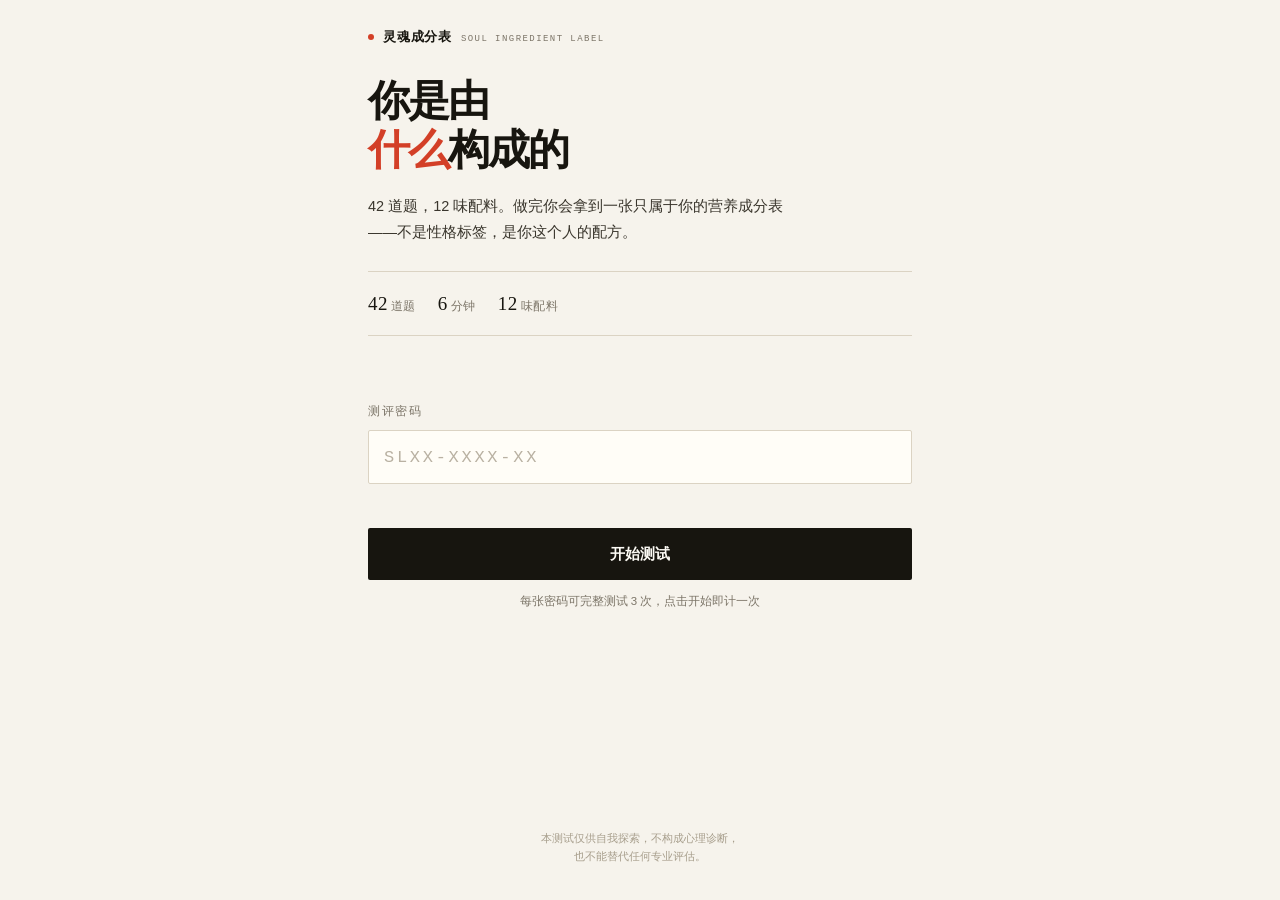
<file: index.html>
<!DOCTYPE html>
<html lang="zh-CN">
<head>
<meta charset="UTF-8">
<meta name="viewport" content="width=device-width,initial-scale=1,viewport-fit=cover,maximum-scale=1">
<meta name="theme-color" content="#F6F3EC">
<meta name="format-detection" content="telephone=no">
<meta name="apple-mobile-web-app-capable" content="yes">
<meta name="apple-mobile-web-app-status-bar-style" content="default">
<meta name="description" content="42 道题，12 味配料，生成一张只属于你的灵魂营养成分表。">
<title>灵魂成分表 · 你是由什么构成的</title>
<link rel="icon" href="data:image/svg+xml,%3Csvg xmlns='http://www.w3.org/2000/svg' viewBox='0 0 64 64'%3E%3Crect width='64' height='64' fill='%23F6F3EC'/%3E%3Crect x='9' y='12' width='46' height='40' fill='none' stroke='%2317150F' stroke-width='2.5'/%3E%3Crect x='15' y='20' width='34' height='3' fill='%2317150F'/%3E%3Crect x='15' y='28' width='22' height='3' fill='%2317150F'/%3E%3Crect x='15' y='36' width='28' height='3' fill='%23D33F27'/%3E%3C/svg%3E">
<link rel="stylesheet" href="assets/app.css">
</head>
<body>

<div id="app" aria-live="polite"></div>
<div id="toast" class="toast" role="status" aria-live="polite"></div>
<div id="sheet" class="sheet" hidden></div>

<noscript>
  <div style="padding:40px;text-align:center;font-size:14px">请开启浏览器的 JavaScript 后再打开这个页面。</div>
</noscript>

<script src="assets/config.js"></script>
<script src="assets/backend.js"></script>
<script src="assets/soul-label-data.js"></script>
<script src="assets/poster.js"></script>
<script src="assets/app.js"></script>
</body>
</html>
</file>
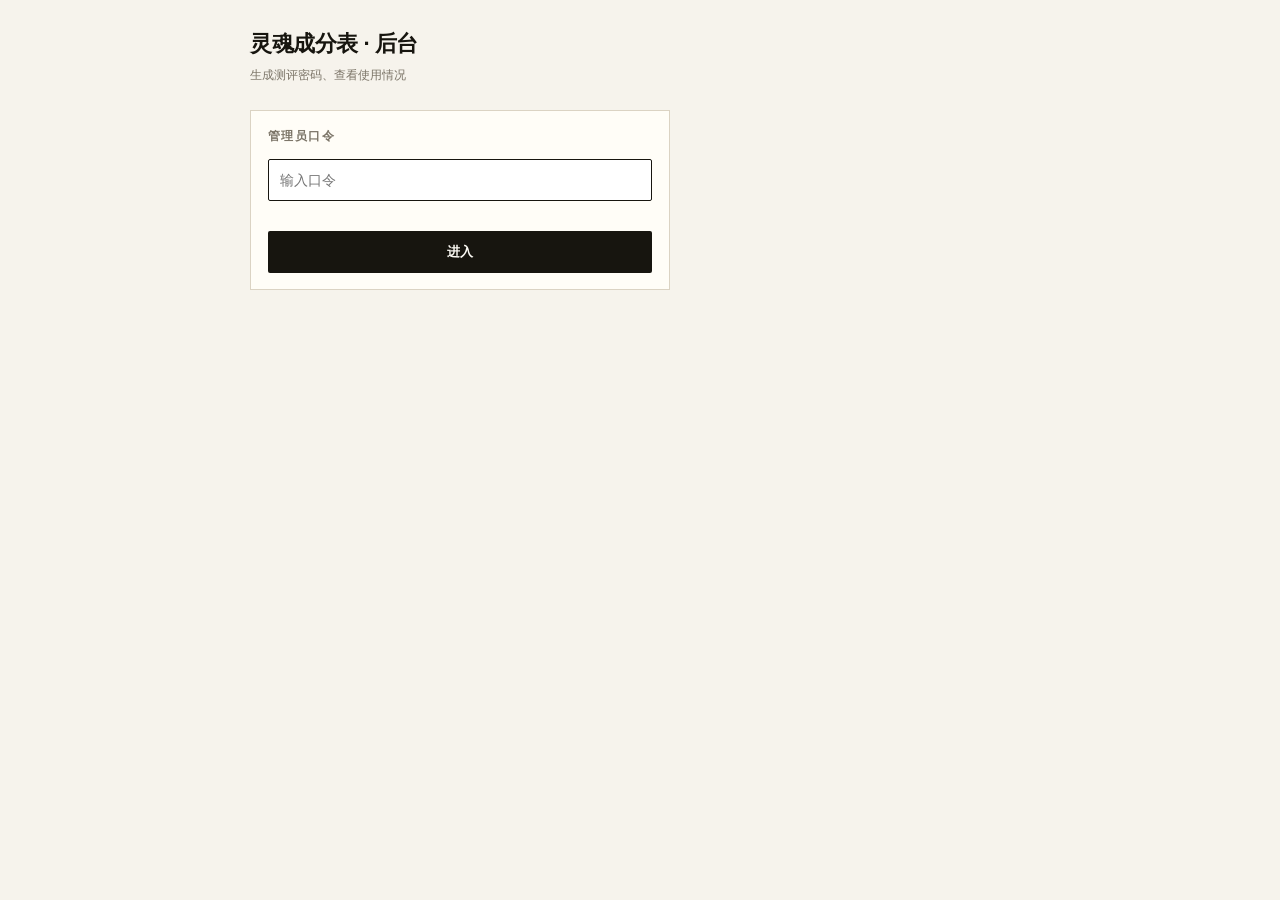
<file: admin.html>
<!DOCTYPE html>
<html lang="zh-CN">
<head>
<meta charset="UTF-8">
<meta name="viewport" content="width=device-width,initial-scale=1,viewport-fit=cover">
<meta name="theme-color" content="#F6F3EC">
<meta name="robots" content="noindex,nofollow">
<title>后台 · 灵魂成分表</title>
<link rel="stylesheet" href="assets/app.css">
<style>
.adm{max-width:820px;margin:0 auto;padding:26px 20px 60px}
.adm h1{font-size:22px;font-weight:800;letter-spacing:-.02em;margin-bottom:4px}
.adm .sub{font-size:12px;color:var(--muted);margin-bottom:24px}
.card{background:var(--card);border:1px solid var(--line);padding:16px 17px;margin-bottom:14px}
.card h3{font-size:12px;letter-spacing:.12em;color:var(--muted);font-weight:600;margin-bottom:12px}
.stats{display:grid;grid-template-columns:repeat(4,1fr);gap:1px;background:var(--line);border:1px solid var(--line);margin-bottom:16px}
.stats div{background:var(--card);padding:14px}
.stats b{display:block;font-family:var(--serif);font-size:22px;font-weight:500}
.stats span{font-size:10.5px;color:var(--muted);display:block;margin-top:2px}
.row{display:flex;gap:8px;flex-wrap:wrap;align-items:flex-end}
.field{flex:1;min-width:92px}
.field label{display:block;font-size:10.5px;color:var(--muted);margin-bottom:5px;letter-spacing:.08em}
.field input{width:100%;height:42px;padding:0 11px;border:1px solid var(--line);background:#fff;border-radius:2px;font:inherit;font-size:14px;outline:none}
.field input:focus{border-color:var(--ink)}
.mini{height:42px;padding:0 16px;background:var(--ink);color:#FCFAF4;font-size:13px;font-weight:600;border-radius:2px}
.mini.ghost{background:transparent;border:1px solid var(--line);color:var(--ink)}
.codes{display:grid;gap:8px;margin-top:4px}
.code-row{display:flex;align-items:center;gap:10px;padding:9px 10px;border:1px solid var(--line-soft);background:#fff;font-family:var(--mono);font-size:13px}
.code-row .u{font-size:11px;color:var(--muted);margin-left:auto;white-space:nowrap}
.code-row .s{font-family:inherit;font-size:10px;padding:1px 6px;border:1px solid var(--line);color:var(--muted);white-space:nowrap}
.code-row .s.on{color:var(--green);border-color:rgba(45,90,76,.4)}
.code-row .s.out{color:var(--red);border-color:rgba(211,63,39,.35)}
.code-row button{font-size:10.5px;color:var(--muted);text-decoration:underline;white-space:nowrap}
.tbl{width:100%;border-collapse:collapse;font-size:12px}
.tbl th{text-align:left;font-weight:600;color:var(--muted);font-size:10.5px;letter-spacing:.06em;padding:6px 8px;border-bottom:1px solid var(--line)}
.tbl td{padding:8px;border-bottom:1px solid var(--line-soft);font-family:var(--mono);font-size:12px}
.tbl td.n{font-family:inherit}
.hint{font-size:11px;color:var(--muted);margin-top:10px;line-height:1.7}
.bar{display:flex;gap:8px;margin-top:14px}
.bar button{flex:1;height:42px;border:1px solid var(--ink);font-size:13px;font-weight:600}
.err{color:var(--red);font-size:12.5px;min-height:18px;margin:6px 0}
@media(max-width:640px){.stats{grid-template-columns:1fr 1fr}}
</style>
</head>
<body>
<div class="adm" id="adm"></div>
<div id="toast" class="toast"></div>

<script src="assets/config.js"></script>
<script src="assets/backend.js"></script>
<script src="assets/soul-label-data.js"></script>
<script>
(function () {
  'use strict';
  var CFG = window.SOUL_CONFIG;
  var root = document.getElementById('adm');
  var toastEl = document.getElementById('toast');
  var pass = sessionStorage.getItem('soul.admin.pass') || '';
  var codes = [];
  var stats = null;
  var busy = false;

  function toast(m) {
    toastEl.textContent = m; toastEl.classList.add('show');
    clearTimeout(toast._t);
    toast._t = setTimeout(function () { toastEl.classList.remove('show'); }, 2200);
  }
  function esc(s) { return String(s == null ? '' : s).replace(/[&<>"']/g, function (c) { return { '&': '&amp;', '<': '&lt;', '>': '&gt;', '"': '&quot;', "'": '&#39;' }[c]; }); }
  function fmt(code) { return code.length === 10 ? code.slice(0, 2) + '-' + code.slice(2, 6) + '-' + code.slice(6) : code; }

  function rpc(name, args) {
    return Promise.resolve().then(function () {
      return window.SoulBackend.rpc(name, args);
    });
  }

  function copy(t) {
    if (navigator.clipboard && navigator.clipboard.writeText) {
      return navigator.clipboard.writeText(t).then(function () { return true; }).catch(function () { return fb(t); });
    }
    return Promise.resolve(fb(t));
  }
  function fb(t) {
    try {
      var ta = document.createElement('textarea');
      ta.value = t; ta.style.position = 'fixed'; ta.style.top = '-9999px';
      document.body.appendChild(ta); ta.select();
      var ok = document.execCommand('copy'); document.body.removeChild(ta); return ok;
    } catch (e) { return false; }
  }

  function gate(err) {
    root.innerHTML =
      '<h1>灵魂成分表 · 后台</h1>' +
      '<div class="sub">生成测评密码、查看使用情况</div>' +
      '<div class="card" style="max-width:420px">' +
        '<h3>管理员口令</h3>' +
        '<div class="field"><input id="ap" type="password" placeholder="输入口令" autocomplete="current-password"></div>' +
        '<div class="err" id="aerr">' + esc(err || '') + '</div>' +
        '<button class="mini" id="ago" style="width:100%">进入</button>' +
      '</div>';
    var go = function () {
      var v = document.getElementById('ap').value.trim();
      if (!v) return;
      pass = v;
      load();
    };
    document.getElementById('ago').onclick = go;
    document.getElementById('ap').addEventListener('keydown', function (e) { if (e.key === 'Enter') go(); });
    document.getElementById('ap').focus();
  }

  function dash() {
    var unused = codes.filter(function (c) { return c.active && c.used < c.maxUses; });
    root.innerHTML =
      '<h1>灵魂成分表 · 后台</h1>' +
      '<div class="sub">口令已验证 · <a href="#" id="aout" style="color:var(--muted)">退出</a></div>' +
      '<div class="stats">' +
        '<div><b>' + (stats ? stats.codes : '-') + '</b><span>密码总数</span></div>' +
        '<div><b>' + (stats ? stats.uses : '-') + '</b><span>已用次数</span></div>' +
        '<div><b>' + (stats ? stats.capacity : '-') + '</b><span>总可测次数</span></div>' +
        '<div><b>' + (stats ? stats.results : '-') + '</b><span>已生成结果</span></div>' +
      '</div>' +

      '<div class="card">' +
        '<h3>生成新密码</h3>' +
        '<div class="row">' +
          '<div class="field"><label>数量</label><input id="n" type="number" value="20" min="1" max="100"></div>' +
          '<div class="field"><label>每张可用次数</label><input id="u" type="number" value="3" min="1" max="99"></div>' +
          '<div class="field" style="flex:2"><label>备注（批次/渠道）</label><input id="note" type="text" placeholder="例如 小红书 10 月"></div>' +
          '<button class="mini" id="gen">生成</button>' +
        '</div>' +
        '<div class="err" id="gerr"></div>' +
        '<div class="codes" id="newcodes"></div>' +
        '<p class="hint">生成的密码只在这里显示一次，页面关闭后仍可在下面列表里查到。</p>' +
      '</div>' +

      '<div class="card">' +
        '<h3>全部密码（' + codes.length + '）</h3>' +
        '<div class="bar">' +
          '<button class="mini ghost" id="copyunused">复制所有未用完的</button>' +
          '<button class="mini ghost" id="refresh">刷新</button>' +
        '</div>' +
        '<div class="codes" style="margin-top:14px">' +
          (codes.length ? codes.map(function (c) {
            var left = c.maxUses - c.used;
            var cls = !c.active ? 'out' : (left <= 0 ? 'out' : 'on');
            var txt = !c.active ? '停用' : (left <= 0 ? '已用完' : '剩 ' + left + ' 次');
            return '<div class="code-row"><span>' + esc(fmt(c.code)) + '</span>' +
              '<span class="s ' + cls + '">' + txt + '</span>' +
              '<span class="u">' + c.used + '/' + c.maxUses + (c.note ? ' · ' + esc(c.note) : '') + '</span>' +
              '<button data-copy="' + esc(c.code) + '">复制</button></div>';
          }).join('') : '<p class="hint">还没有密码，先生成一批。</p>') +
        '</div>' +
      '</div>' +

      (stats && stats.recent && stats.recent.length
        ? '<div class="card"><h3>最近生成的结果</h3><table class="tbl"><thead><tr><th>时间</th><th>主料</th></tr></thead><tbody>' +
          stats.recent.map(function (r) {
            var a = (window.SOUL_LABEL.archetypes[r.archetype] || {}).name || r.archetype;
            return '<tr><td>' + new Date(r.createdAt).toLocaleString('zh-CN') + '</td><td class="n">' + esc(a) + '</td></tr>';
          }).join('') + '</tbody></table></div>'
        : '');

    document.getElementById('aout').onclick = function (e) {
      e.preventDefault();
      sessionStorage.removeItem('soul.admin.pass');
      pass = ''; gate();
    };
    document.getElementById('refresh').onclick = load;
    document.getElementById('copyunused').onclick = function () {
      var list = codes.filter(function (c) { return c.active && c.used < c.maxUses; }).map(function (c) { return fmt(c.code); });
      if (!list.length) { toast('没有可用的密码'); return; }
      copy(list.join('\n')).then(function (ok) { toast(ok ? '已复制 ' + list.length + ' 个密码' : '复制失败'); });
    };
    document.getElementById('gen').onclick = function () {
      if (busy) return;
      var n = Math.max(1, Math.min(100, parseInt(document.getElementById('n').value, 10) || 1));
      var u = Math.max(1, Math.min(99, parseInt(document.getElementById('u').value, 10) || 3));
      var note = document.getElementById('note').value.trim() || null;
      busy = true;
      document.getElementById('gen').textContent = '生成中…';
      rpc('soul_admin_create_codes', { p_pass: pass, p_count: n, p_uses: u, p_note: note }).then(function (r) {
        busy = false;
        if (!r || !r.ok) {
          document.getElementById('gerr').textContent = r && r.reason === 'bad_pass' ? '口令错误' : '生成失败';
          document.getElementById('gen').textContent = '生成';
          return;
        }
        document.getElementById('gerr').textContent = '';
        document.getElementById('newcodes').innerHTML = r.codes.map(function (c) {
          return '<div class="code-row"><span>' + esc(fmt(c)) + '</span><span class="s on">新建</span><button data-copy="' + esc(c) + '">复制</button></div>';
        }).join('') + '<button class="mini" id="copynew" style="margin-top:6px">复制这 ' + r.codes.length + ' 个</button>';
        document.getElementById('copynew').onclick = function () {
          copy(r.codes.map(fmt).join('\n')).then(function (ok) { toast(ok ? '已复制' : '复制失败'); });
        };
        load();
      }).catch(function (e) {
        busy = false;
        document.getElementById('gen').textContent = '生成';
        document.getElementById('gerr').textContent = '连接失败：' + e.message;
      });
    };
  }

  function load() {
    root.innerHTML = '<h1>灵魂成分表 · 后台</h1><div class="sub">加载中…</div>';
    Promise.all([
      rpc('soul_admin_list_codes', { p_pass: pass }),
      rpc('soul_admin_stats', { p_pass: pass })
    ]).then(function (arr) {
      var list = arr[0], st = arr[1];
      if (!list || !list.ok) {
        sessionStorage.removeItem('soul.admin.pass');
        pass = '';
        gate('口令不对');
        return;
      }
      codes = list.codes || [];
      stats = st && st.ok ? st : null;
      sessionStorage.setItem('soul.admin.pass', pass);
      dash();
    }).catch(function (e) {
      gate('连接失败：' + e.message);
    });
  }

  root.addEventListener('click', function (e) {
    var b = e.target.closest ? e.target.closest('[data-copy]') : null;
    if (!b) return;
    copy(b.getAttribute('data-copy')).then(function (ok) { toast(ok ? '已复制' : '复制失败'); });
  });

  if (pass) load(); else gate();
})();
</script>
</body>
</html>
</file>
<file: assets/app.css>
/* ==========================================================================
   灵魂成分表 · 站点样式
   ========================================================================== */
:root{
  --paper:#F6F3EC; --card:#FFFDF7; --ink:#17150F; --soft:#3A362D; --muted:#7C7568;
  --line:#DBD3C3; --line-soft:#E8E2D5; --red:#D33F27; --green:#2D5A4C; --gold:#B98A2A;
  --mono:"SFMono-Regular",Consolas,"Liberation Mono",Menlo,monospace;
  --serif:Georgia,"Songti SC","Times New Roman",serif;
}
*{margin:0;padding:0;box-sizing:border-box;-webkit-tap-highlight-color:transparent}
html{-webkit-text-size-adjust:100%}
body{
  background:var(--paper);color:var(--ink);line-height:1.65;
  font-family:"PingFang SC","HarmonyOS Sans SC","Microsoft YaHei","Hiragino Sans GB","Heiti SC",-apple-system,BlinkMacSystemFont,sans-serif;
  -webkit-font-smoothing:antialiased;overflow-x:hidden;
}
button{font:inherit;color:inherit;background:none;border:0;cursor:pointer}
input{font:inherit}
img{max-width:100%;display:block}

#app{
  max-width:600px;margin:0 auto;
  padding:26px 20px calc(34px + env(safe-area-inset-bottom));
  padding-top:calc(26px + env(safe-area-inset-top));
  min-height:100vh;min-height:100dvh;
  display:flex;flex-direction:column;
}
@media(min-width:720px){
  #app{padding-left:28px;padding-right:28px}
}

.screen{display:flex;flex-direction:column;flex:1;animation:rise .32s cubic-bezier(.2,.8,.2,1) both}
@keyframes rise{from{opacity:0;transform:translateY(9px)}to{opacity:1;transform:none}}

/* ---------- 通用 ---------- */
.btn{
  display:inline-flex;align-items:center;justify-content:center;gap:7px;
  width:100%;height:52px;padding:0 18px;border:1px solid transparent;border-radius:2px;
  font-size:15px;font-weight:600;letter-spacing:.01em;transition:transform .14s,background .18s,opacity .18s;
}
.btn:active{transform:scale(.985)}
.btn[disabled]{opacity:.42;pointer-events:none}
.btn-primary{background:var(--ink);color:#FCFAF4}
.btn-ghost{background:transparent;border-color:var(--line);color:var(--ink)}
.btn-line{background:var(--card);border-color:var(--ink);color:var(--ink)}
.btn-red{background:var(--red);color:#FFF8F4}

.link{display:block;width:100%;text-align:center;font-size:13px;color:var(--muted);text-decoration:underline;text-underline-offset:3px;padding:10px 0}
.tiny{font-size:11.5px;color:var(--muted);line-height:1.7}
.err{font-size:12.5px;color:var(--red);min-height:18px;margin:2px 0 12px;line-height:1.5}

/* ---------- 封面 / 密码页 ---------- */
.gate-top{margin-bottom:0}
.plate{display:flex;align-items:baseline;gap:9px;margin-bottom:30px}
.plate-t{font-size:13px;font-weight:700;letter-spacing:.06em}
.plate-s{font-family:var(--mono);font-size:9px;color:var(--muted);letter-spacing:.16em}
.plate i{width:6px;height:6px;border-radius:50%;background:var(--red);display:block;align-self:center}

.gate h1{
  font-size:clamp(30px,9vw,42px);line-height:1.16;letter-spacing:-.045em;font-weight:800;
}
.gate h1 em{font-style:normal;color:var(--red)}
.lede{margin-top:18px;font-size:14.5px;color:var(--soft);line-height:1.8;max-width:430px}

.facts{display:flex;gap:22px;margin-top:26px;padding:16px 0;border-top:1px solid var(--line);border-bottom:1px solid var(--line)}
.facts span{font-size:11.5px;color:var(--muted);letter-spacing:.04em}
.facts b{font-family:var(--serif);font-size:19px;color:var(--ink);margin-right:3px;font-weight:500}

.gate-form{margin-top:46px}
.gate-form label{display:block;font-size:11.5px;letter-spacing:.14em;color:var(--muted);margin-bottom:9px}
.gate-form input{
  width:100%;height:54px;padding:0 15px;background:var(--card);
  border:1px solid var(--line);border-radius:2px;
  font-family:var(--mono);font-size:17px;letter-spacing:.16em;text-transform:uppercase;color:var(--ink);
  outline:none;transition:border-color .18s;
}
.gate-form input::placeholder{color:#B9B1A2;letter-spacing:.16em}
.gate-form input:focus{border-color:var(--ink)}
.gate-form .btn{margin-top:12px}
.gate .foot{margin-top:auto;padding-top:34px;font-size:10.5px;color:#A79E8C;line-height:1.7;text-align:center}

.resume{
  margin-top:26px;border:1px solid var(--ink);background:var(--card);padding:16px 17px;
  display:flex;align-items:center;gap:14px;
}
.resume .txt{flex:1;font-size:13px;line-height:1.6}
.resume .txt b{display:block;font-size:13.5px;margin-bottom:2px}
.resume button{flex:none;height:38px;padding:0 16px;background:var(--ink);color:#FCFAF4;font-size:13px;font-weight:600;border-radius:2px}

/* ---------- 答题 ---------- */
.quiz-head{display:flex;align-items:center;justify-content:space-between;gap:14px;margin-bottom:10px}
.quiz-step{font-family:var(--mono);font-size:11.5px;color:var(--muted);letter-spacing:.06em}
.quiz-step b{color:var(--ink);font-size:15px;font-weight:600}
.quiz-exit{font-size:12px;color:var(--muted);padding:6px 0}
.pbar{height:2px;background:var(--line-soft);position:relative;margin-bottom:34px}
.pbar i{position:absolute;left:0;top:0;bottom:0;background:var(--ink);transition:width .3s cubic-bezier(.2,.8,.2,1)}

.qbody{flex:1}
.qtag{display:inline-block;align-self:flex-start;font-size:10.5px;letter-spacing:.16em;color:var(--muted);border:1px solid var(--line);padding:3px 9px;margin-bottom:18px}
.qtext{font-size:clamp(21px,5.6vw,25px);line-height:1.5;letter-spacing:-.02em;font-weight:700}
.qscene{font-size:16px;line-height:1.85;color:var(--soft);padding-left:14px;border-left:2px solid var(--ink);margin-bottom:22px}
.qhint{font-size:12.5px;color:var(--muted);letter-spacing:.06em;margin-bottom:12px}

.opts{display:grid;gap:9px;margin-top:30px}
.opt{
  display:flex;align-items:center;gap:13px;width:100%;min-height:56px;padding:13px 15px;
  background:var(--card);border:1px solid var(--line);border-radius:2px;
  font-size:14.5px;text-align:left;line-height:1.55;transition:border-color .16s,background .16s,color .16s;
}
.opt .k{
  flex:none;width:21px;height:21px;display:grid;place-items:center;
  border:1px solid var(--line);font-family:var(--mono);font-size:10px;color:var(--muted);
  transition:inherit;
}
.opt .t{flex:1}
.opt:active{border-color:var(--ink)}
.opt.on{background:var(--ink);border-color:var(--ink);color:#FCFAF4}
.opt.on .k{border-color:rgba(252,250,244,.4);color:#FCFAF4}
.opt.on .t{font-weight:600}

.quiz-foot{margin-top:auto;padding-top:24px;display:flex;align-items:center;justify-content:space-between;gap:14px}
.quiz-foot button{font-size:13px;color:var(--muted);padding:12px 0;display:inline-flex;align-items:center;gap:5px}
.quiz-foot button:disabled{opacity:.35}
.quiz-foot .auto{margin-left:auto;font-family:var(--mono);font-size:10.5px;color:#B9B1A2;letter-spacing:.06em}
@media(hover:none){.quiz-foot .auto{display:none}}

/* ---------- 结果 ---------- */
.res-eyebrow{font-size:10.5px;letter-spacing:.16em;color:var(--muted);margin-bottom:11px}

.label{
  background:#FFFCF5;border:1px solid var(--ink);padding:16px 17px 15px;
  box-shadow:3px 3px 0 rgba(23,21,15,.06);
}
.label .top{display:flex;align-items:flex-start;justify-content:space-between;gap:10px}
.label .top h3{font-size:23px;font-weight:800;letter-spacing:-.03em;line-height:1.2}
.label .top .en{font-family:var(--mono);font-size:8px;color:var(--muted);letter-spacing:.15em;margin-top:4px}
.label .top .meta{font-family:var(--mono);font-size:9px;color:var(--muted);text-align:right;line-height:1.9;white-space:nowrap}
.label .rule{height:0;border-top:3px solid var(--ink);border-bottom:1px solid var(--ink);height:6px;margin:11px 0 9px}
.label .sub{display:flex;justify-content:space-between;font-size:10.5px;color:var(--muted)}
.label .hero-name{font-size:clamp(30px,8.4vw,38px);font-weight:800;letter-spacing:-.045em;line-height:1.2;margin:12px 0 7px}
.label .quote{font-size:13px;color:var(--soft);line-height:1.75}

.label h5{
  font-size:11.5px;font-weight:700;letter-spacing:.04em;margin:15px 0 2px;
  display:flex;align-items:baseline;gap:6px;padding-top:9px;border-top:1px solid var(--ink);
}
.label h5 span{font-family:var(--mono);font-size:7.5px;color:var(--muted);letter-spacing:.12em;font-weight:400}
.label h5 em{font-style:normal;margin-left:auto;font-size:9px;color:var(--muted);font-weight:400}

.ing{display:grid;grid-template-columns:1fr auto;gap:0 8px;padding:6px 0 0;border-bottom:1px solid var(--line-soft)}
.ing .nm{font-size:12.5px;font-weight:600}
.ing .pc{font-family:var(--mono);font-size:11.5px;text-align:right}
.ing .bar{grid-column:1/-1;height:3px;background:var(--line-soft);margin:4px 0 7px;position:relative}
.ing .bar i{position:absolute;left:0;top:0;bottom:0;background:var(--ink)}
.ing.zero .nm{color:var(--muted);font-weight:400}
.ing.zero .bar{opacity:.5}
.ing.mystery{border-bottom:0}
.ing.mystery .nm{color:var(--muted);font-weight:400}

.nut{display:flex;align-items:baseline;gap:6px;padding:4.5px 0;font-size:12.2px;border-bottom:1px solid var(--line-soft)}
.nut b{font-weight:500;flex:none}
.nut .dots{flex:1;border-bottom:1px dotted var(--line);transform:translateY(-3px)}
.nut .v{font-family:var(--mono);font-size:11.5px;flex:none}

.kv{display:grid;grid-template-columns:44px 1fr;gap:4px 8px;font-size:12px;padding:4px 0;line-height:1.65}
.kv dt{color:var(--muted)}
.kv dd{margin:0}
.kv dd.hot{color:var(--red);font-weight:600}

.label .foot{margin-top:12px;padding-top:8px;border-top:1px solid var(--ink);font-size:8.5px;color:var(--muted);line-height:1.6}

/* 解读 */
.read{margin-top:34px}
.read h4{
  font-size:11px;letter-spacing:.18em;color:var(--muted);font-weight:600;
  display:flex;align-items:center;gap:10px;margin-bottom:18px;
}
.read h4::after{content:"";flex:1;height:1px;background:var(--line)}
.read .item{padding:16px 0;border-bottom:1px solid var(--line-soft)}
.read .item:first-of-type{border-top:1px solid var(--line-soft)}
.read .item .t{display:flex;align-items:baseline;gap:9px;margin-bottom:6px}
.read .item .t i{font-family:var(--mono);font-size:10px;color:var(--red);font-style:normal}
.read .item .t b{font-size:13px;letter-spacing:.02em;font-weight:700}
.read .item p{font-size:14px;color:var(--soft);line-height:1.85}

.theory{margin-top:30px;background:#EFE8D8;padding:17px 18px;border-left:3px solid var(--gold)}
.theory b{display:block;font-size:10.5px;letter-spacing:.12em;color:var(--gold);margin-bottom:7px}
.theory p{font-size:13.2px;color:var(--soft);line-height:1.85}

.shared-banner{
  border:1px solid var(--line);background:var(--card);padding:12px 15px;margin-bottom:20px;
  display:flex;align-items:center;gap:12px;font-size:12.5px;color:var(--soft);
}
.shared-banner b{font-weight:700}
.shared-banner button{margin-left:auto;flex:none;height:34px;padding:0 13px;background:var(--ink);color:#FCFAF4;font-size:12px;border-radius:2px;font-weight:600}

.actions{display:grid;grid-template-columns:1fr 1fr;gap:9px;margin-top:30px}
.actions .btn{height:50px;font-size:14px}
.actions .full{grid-column:1/-1}
.res-foot{margin-top:22px;font-size:10.5px;color:#A79E8C;line-height:1.75;text-align:center}

/* ---------- 载入 ---------- */
.loading{flex:1;display:flex;flex-direction:column;align-items:center;justify-content:center;text-align:center;gap:20px;min-height:60vh}
.loading .spin{
  width:46px;height:46px;border:1px solid var(--line);border-top-color:var(--ink);border-radius:50%;
  animation:sp .9s linear infinite;
}
@keyframes sp{to{transform:rotate(360deg)}}
.loading p{font-size:13.5px;color:var(--muted);line-height:1.8}
.loading p b{display:block;font-size:15px;color:var(--ink);font-weight:600;margin-bottom:4px}
.loading .steps{font-family:var(--mono);font-size:10.5px;color:#B9B1A2;letter-spacing:.08em}

/* ---------- 浮层 ---------- */
.sheet{position:fixed;inset:0;z-index:60;display:flex;align-items:flex-end;justify-content:center}
.sheet[hidden]{display:none}
.sheet .mask{position:absolute;inset:0;background:rgba(23,21,15,.44);animation:fade .22s ease both}
@keyframes fade{from{opacity:0}to{opacity:1}}
.sheet .panel{
  position:relative;width:100%;max-width:600px;background:var(--paper);
  border-top:1px solid var(--ink);padding:22px 20px calc(26px + env(safe-area-inset-bottom));
  max-height:90vh;overflow:auto;animation:up .3s cubic-bezier(.2,.8,.2,1) both;
}
@keyframes up{from{transform:translateY(100%)}to{transform:none}}
@media(min-width:720px){
  .sheet{align-items:center}
  .sheet .panel{border:1px solid var(--ink);max-width:520px;padding:26px;max-height:86vh}
  @keyframes up{from{opacity:0;transform:translateY(14px)}to{opacity:1;transform:none}}
}
.sheet .hd{display:flex;align-items:flex-start;justify-content:space-between;gap:12px;margin-bottom:16px}
.sheet .hd h3{font-size:19px;font-weight:800;letter-spacing:-.02em}
.sheet .hd .x{font-size:22px;line-height:1;color:var(--muted);padding:0 4px}
.sheet .bd{font-size:14px;color:var(--soft);line-height:1.85}
.sheet ol{margin:14px 0 0;padding-left:19px;display:grid;gap:9px;font-size:13.5px}
.sheet ol li{padding-left:2px}
.kw{
  margin-top:18px;border:1px dashed var(--line);background:var(--card);padding:14px 16px;
  display:flex;align-items:center;justify-content:space-between;gap:12px;font-family:var(--mono);
  font-size:14px;letter-spacing:.06em;
}
.kw span{font-family:inherit;font-size:11px;color:var(--red);letter-spacing:0;white-space:nowrap}
.sheet .note{margin-top:16px;font-size:11.5px;color:var(--muted);line-height:1.7}
.sheet .qr{margin-top:18px;text-align:center}
.sheet .qr img{width:180px;margin:0 auto;border:1px solid var(--line)}
.sheet .qr p{font-size:11px;color:var(--muted);margin-top:8px}
.sheet .btn{margin-top:18px}

.saveview{text-align:center}
.saveview img{width:100%;border:1px solid var(--line);max-height:52vh;object-fit:contain;background:#fff}
.saveview .tip{font-size:12.5px;color:var(--muted);margin:12px 0 16px;line-height:1.7}

/* ---------- toast ---------- */
.toast{
  position:fixed;left:50%;bottom:calc(38px + env(safe-area-inset-bottom));transform:translate(-50%,12px);
  background:var(--ink);color:#FCFAF4;padding:11px 18px;font-size:13px;border-radius:2px;
  opacity:0;pointer-events:none;transition:opacity .22s,transform .22s;z-index:90;
  max-width:calc(100vw - 40px);text-align:center;line-height:1.5;
}
.toast.show{opacity:1;transform:translate(-50%,0)}

/* ---------- 桌面 ---------- */
@media(min-width:720px){
  .gate-top{margin-bottom:20px}
  .label{padding:20px 22px 18px}
}
</file>
